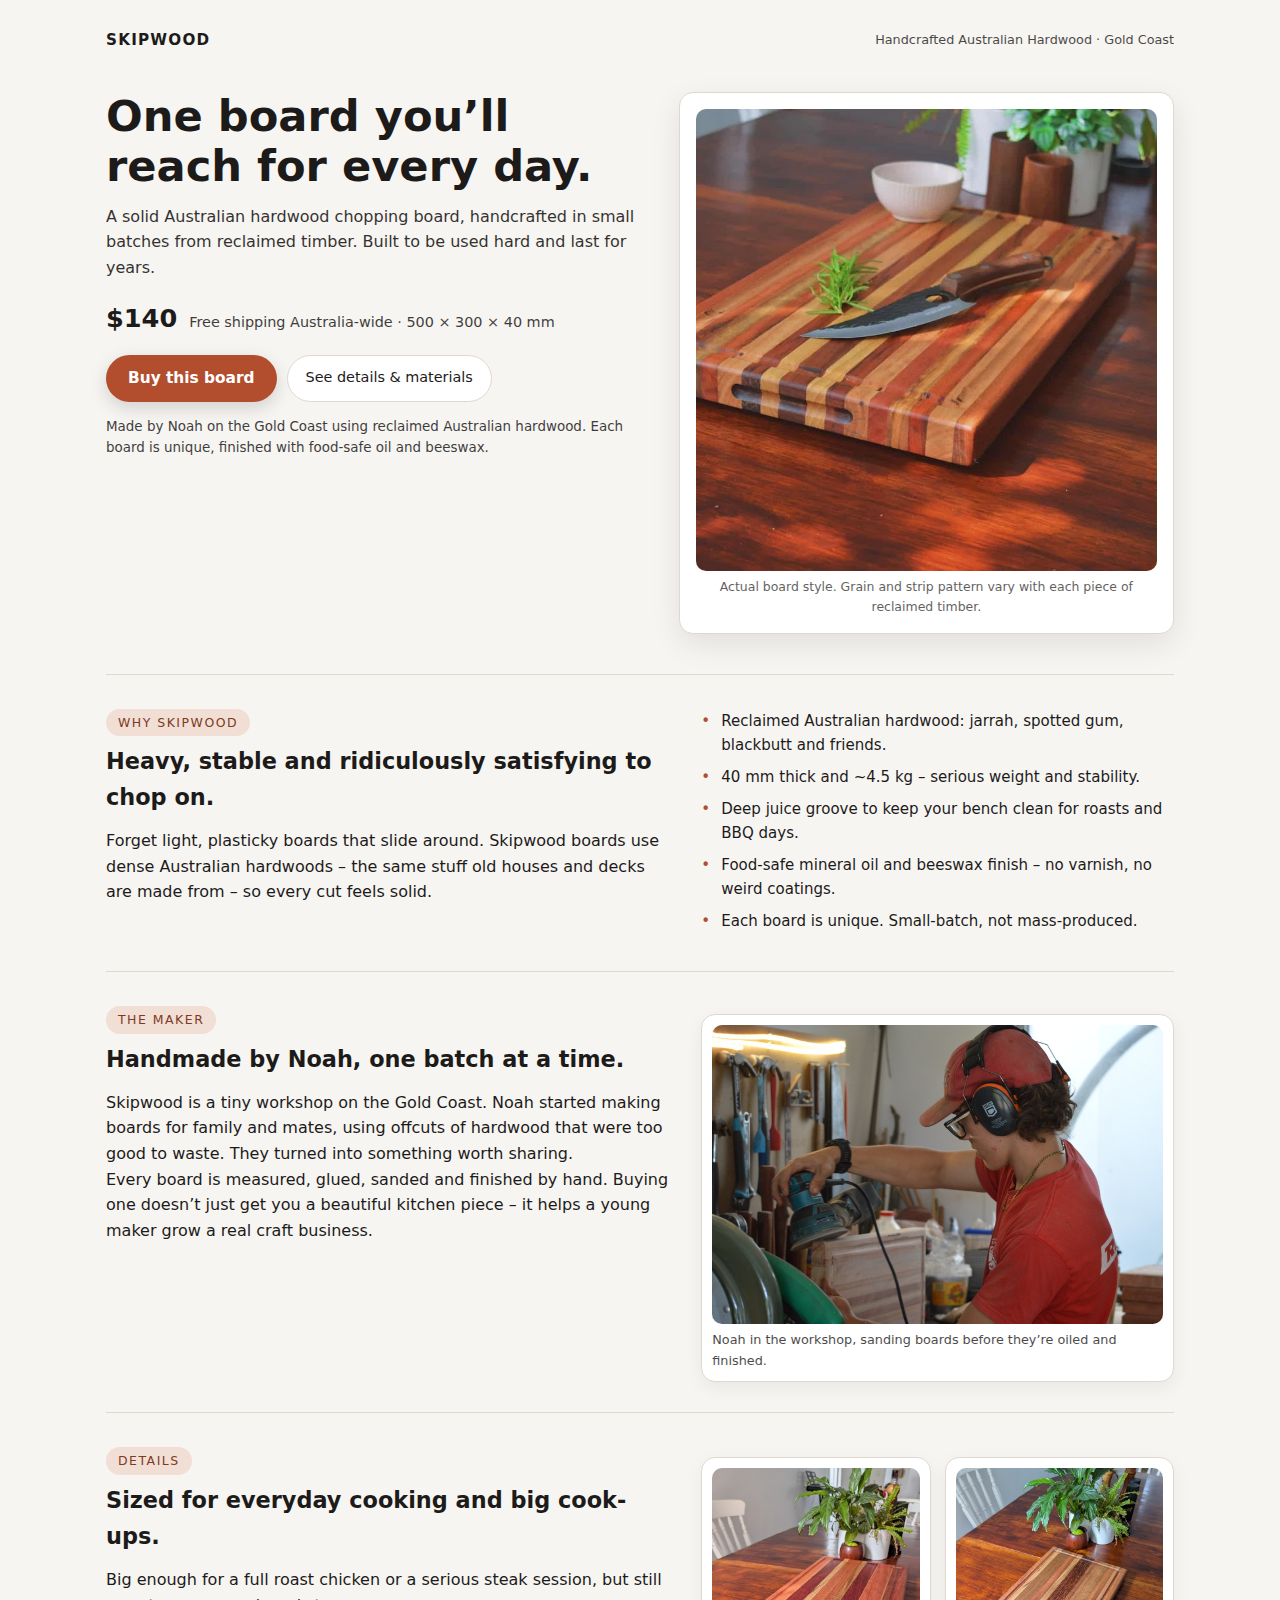
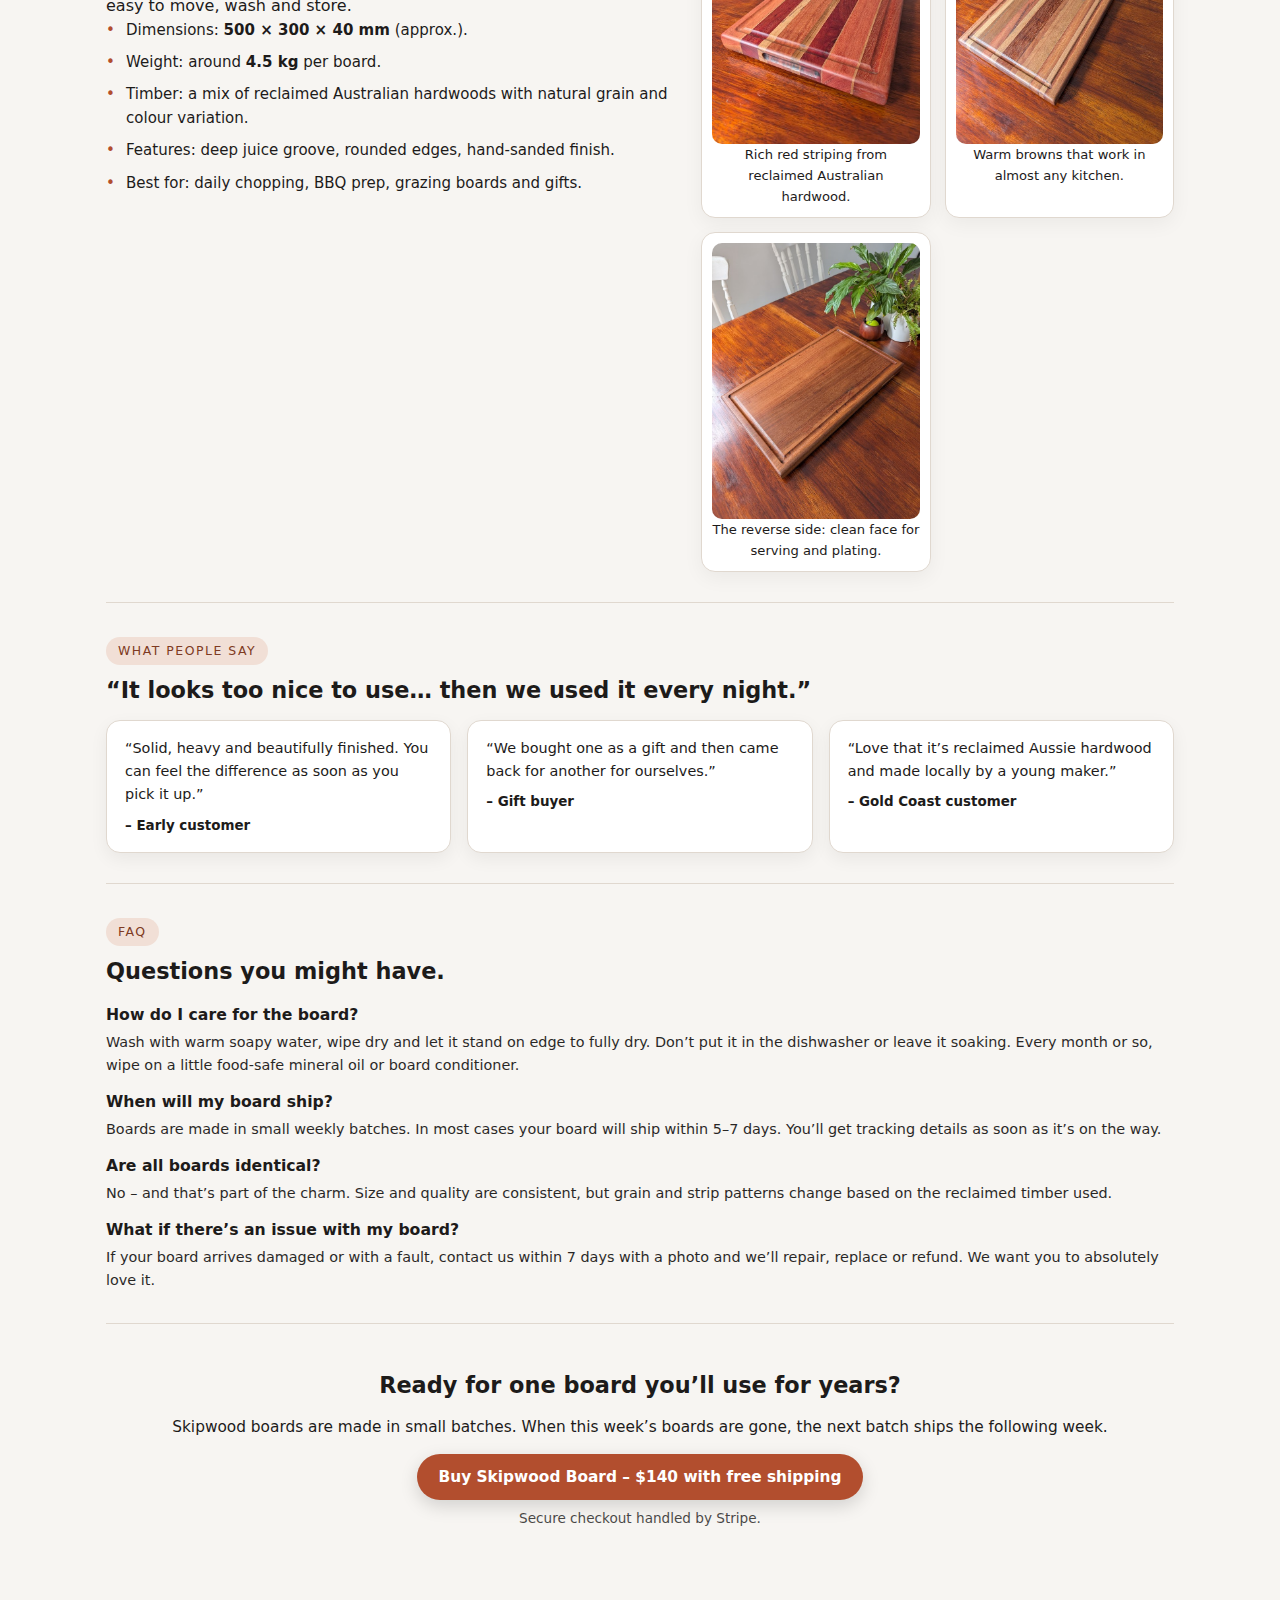
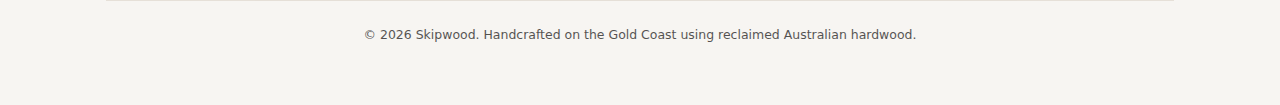
<file: skipwood-site/index.html>
<!DOCTYPE html>
<html lang="en">
<head>
  <meta charset="UTF-8" />
  <title>Skipwood – Handcrafted Australian Hardwood Chopping Board</title>
  <meta name="viewport" content="width=device-width, initial-scale=1" />
  <meta name="description" content="Premium handcrafted Australian hardwood chopping board made from reclaimed timber. Built to last, made to be used every day. Free shipping Australia-wide." />

  <style>
    :root {
      --bg: #f7f5f2;
      --text: #1d1b1a;
      --accent: #b24e2e;
      --accent-soft: #f1dfd6;
      --border: #e0d8cf;
      --max-width: 1100px;
      --radius: 14px;
    }

    * { box-sizing: border-box; margin: 0; padding: 0; }
    body {
      font-family: system-ui, -apple-system, BlinkMacSystemFont, "Segoe UI", sans-serif;
      background: var(--bg);
      color: var(--text);
      line-height: 1.6;
    }
    img { max-width: 100%; display: block; border-radius: 10px; }

    a { color: inherit; text-decoration: none; }

    .page {
      max-width: var(--max-width);
      margin: 0 auto;
      padding: 20px 16px 60px;
    }

    header {
      display: flex;
      justify-content: space-between;
      align-items: center;
      padding: 8px 0 16px;
      gap: 8px;
      flex-wrap: wrap;
    }

    .logo {
      font-weight: 700;
      letter-spacing: 0.08em;
      text-transform: uppercase;
      font-size: 0.95rem;
    }

    .tagline {
      font-size: 0.8rem;
      opacity: 0.8;
    }

    /* HERO */

    .hero {
      display: grid;
      grid-template-columns: minmax(0, 1.1fr) minmax(0, 1fr);
      gap: 28px;
      padding: 24px 0 40px;
      border-bottom: 1px solid var(--border);
    }

    .hero-copy h1 {
      font-size: clamp(2rem, 3vw + 1rem, 2.7rem);
      line-height: 1.15;
      margin-bottom: 12px;
    }

    .hero-copy p.subtitle {
      font-size: 1rem;
      opacity: 0.9;
      margin-bottom: 18px;
    }

    .price-row {
      display: flex;
      align-items: baseline;
      gap: 12px;
      margin-bottom: 16px;
      flex-wrap: wrap;
    }

    .price { font-size: 1.6rem; font-weight: 700; }
    .ship-note { font-size: 0.9rem; opacity: 0.85; }

    .hero-cta {
      display: flex;
      flex-wrap: wrap;
      gap: 10px;
      margin-bottom: 14px;
    }

    .btn-primary {
      background: var(--accent);
      color: #fff;
      padding: 11px 22px;
      border-radius: 999px;
      font-weight: 600;
      font-size: 0.96rem;
      border: none;
      cursor: pointer;
      display: inline-flex;
      align-items: center;
      justify-content: center;
      box-shadow: 0 6px 18px rgba(0,0,0,0.15);
      transition: transform 0.1s ease, box-shadow 0.1s ease, background 0.2s ease;
      text-align: center;
    }

    .btn-primary:hover {
      transform: translateY(-1px);
      box-shadow: 0 10px 26px rgba(0,0,0,0.18);
      background: #a1472a;
    }

    .btn-ghost {
      padding: 10px 18px;
      border-radius: 999px;
      border: 1px solid var(--border);
      font-size: 0.9rem;
      background: #fff;
      cursor: pointer;
    }

    .hero-meta {
      font-size: 0.84rem;
      opacity: 0.85;
    }

    .hero-image-wrap {
      background: #fff;
      border-radius: var(--radius);
      padding: 16px;
      box-shadow: 0 10px 30px rgba(0,0,0,0.09);
      border: 1px solid var(--border);
    }

    .hero-image-note {
      font-size: 0.78rem;
      opacity: 0.7;
      margin-top: 6px;
      text-align: center;
    }

    /* SECTIONS */

    section {
      padding: 34px 0 30px;
      border-bottom: 1px solid var(--border);
    }

    section:last-of-type { border-bottom: none; }

    .section-heading {
      font-size: 1.4rem;
      margin-bottom: 12px;
    }

    .two-col {
      display: grid;
      grid-template-columns: minmax(0, 1.2fr) minmax(0, 1fr);
      gap: 28px;
    }

    .pill {
      display: inline-flex;
      align-items: center;
      gap: 8px;
      font-size: 0.78rem;
      text-transform: uppercase;
      letter-spacing: 0.12em;
      padding: 4px 12px;
      border-radius: 999px;
      background: var(--accent-soft);
      color: #7e3a22;
      margin-bottom: 8px;
    }

    ul.bullets { list-style: none; padding-left: 0; }
    ul.bullets li {
      padding-left: 20px;
      position: relative;
      margin-bottom: 8px;
      font-size: 0.94rem;
    }
    ul.bullets li::before {
      content: "•";
      position: absolute;
      left: 0;
      top: 0;
      color: var(--accent);
    }

    .gallery-grid {
      display: grid;
      grid-template-columns: repeat(auto-fit, minmax(210px, 1fr));
      gap: 14px;
      margin-top: 10px;
    }

    .gallery-item {
      background: #fff;
      border-radius: var(--radius);
      padding: 10px;
      border: 1px solid var(--border);
      box-shadow: 0 6px 20px rgba(0,0,0,0.05);
      font-size: 0.82rem;
      text-align: center;
    }

    .story-photo {
      background: #fff;
      padding: 10px;
      border-radius: var(--radius);
      border: 1px solid var(--border);
      box-shadow: 0 6px 18px rgba(0,0,0,0.06);
      margin-top: 8px;
    }

    .testimonials {
      display: grid;
      grid-template-columns: repeat(auto-fit, minmax(250px, 1fr));
      gap: 16px;
      margin-top: 10px;
    }

    .testimonial-card {
      background: #fff;
      border-radius: var(--radius);
      padding: 16px 18px;
      border: 1px solid var(--border);
      font-size: 0.9rem;
      box-shadow: 0 6px 18px rgba(0,0,0,0.06);
    }

    .testimonial-name {
      font-weight: 600;
      margin-top: 8px;
      font-size: 0.84rem;
    }

    .faq {
      display: grid;
      gap: 12px;
      margin-top: 10px;
    }

    .faq-item h3 { font-size: 0.98rem; margin-bottom: 4px; }
    .faq-item p { font-size: 0.9rem; opacity: 0.95; }

    .final-cta {
      text-align: center;
      padding-top: 10px;
    }

    .final-cta p { margin-bottom: 14px; font-size: 0.96rem; }

    footer {
      font-size: 0.78rem;
      opacity: 0.75;
      padding-top: 24px;
      border-top: 1px solid var(--border);
      margin-top: 26px;
      text-align: center;
    }

    /* MOBILE */

    @media (max-width: 800px) {
      .hero,
      .two-col {
        grid-template-columns: 1fr;
      }
      .hero { padding-top: 12px; }
      header { flex-direction: column; align-items: flex-start; }
    }
  </style>
</head>

<body>
  <div class="page">
    <header>
      <div class="logo">SKIPWOOD</div>
      <div class="tagline">Handcrafted Australian Hardwood · Gold Coast</div>
    </header>

    <!-- HERO -->
    <section class="hero" id="top">
      <div class="hero-copy">
        <h1>One board you’ll reach for every day.</h1>
        <p class="subtitle">
          A solid Australian hardwood chopping board, handcrafted in small batches from reclaimed timber. Built to be used hard and last for years.
        </p>

        <div class="price-row">
          <span class="price">$140</span>
          <span class="ship-note">Free shipping Australia-wide · 500 × 300 × 40&nbsp;mm</span>
        </div>

        <div class="hero-cta">
          <a href="YOUR_STRIPE_PAYMENT_LINK_HERE" class="btn-primary">Buy this board</a>
          <a href="#details" class="btn-ghost">See details &amp; materials</a>
        </div>

        <div class="hero-meta">
          Made by Noah on the Gold Coast using reclaimed Australian hardwood. Each board is unique, finished with food-safe oil and beeswax.
        </div>
      </div>

      <div class="hero-image-wrap">
        <img src="images/hero_board_lifestyle.jpg" alt="Skipwood handcrafted Australian hardwood chopping board with knife and herbs" />
        <p class="hero-image-note">Actual board style. Grain and strip pattern vary with each piece of reclaimed timber.</p>
      </div>
    </section>

    <!-- BENEFITS -->
    <section id="benefits">
      <div class="two-col">
        <div>
          <div class="pill">Why Skipwood</div>
          <h2 class="section-heading">Heavy, stable and ridiculously satisfying to chop on.</h2>
          <p>
            Forget light, plasticky boards that slide around. Skipwood boards use dense Australian hardwoods – the same stuff old houses and decks are made from – so every cut feels solid.
          </p>
        </div>
        <div>
          <ul class="bullets">
            <li>Reclaimed Australian hardwood: jarrah, spotted gum, blackbutt and friends.</li>
            <li>40 mm thick and ~4.5 kg – serious weight and stability.</li>
            <li>Deep juice groove to keep your bench clean for roasts and BBQ days.</li>
            <li>Food-safe mineral oil and beeswax finish – no varnish, no weird coatings.</li>
            <li>Each board is unique. Small-batch, not mass-produced.</li>
          </ul>
        </div>
      </div>
    </section>

    <!-- STORY -->
    <section id="story">
      <div class="two-col">
        <div>
          <div class="pill">The maker</div>
          <h2 class="section-heading">Handmade by Noah, one batch at a time.</h2>
          <p>
            Skipwood is a tiny workshop on the Gold Coast. Noah started making boards for family and mates, using offcuts of hardwood that were too good to waste. They turned into something worth sharing.
          </p>
          <p>
            Every board is measured, glued, sanded and finished by hand. Buying one doesn’t just get you a beautiful kitchen piece – it helps a young maker grow a real craft business.
          </p>
        </div>
        <div>
          <div class="story-photo">
            <img src="images/noah_sanding_workshop.jpg" alt="Noah sanding a chopping board in the workshop" />
            <p style="font-size:0.8rem; margin-top:6px; opacity:0.8;">
              Noah in the workshop, sanding boards before they’re oiled and finished.
            </p>
          </div>
        </div>
      </div>
    </section>

    <!-- DETAILS & GALLERY -->
    <section id="details">
      <div class="two-col">
        <div>
          <div class="pill">Details</div>
          <h2 class="section-heading">Sized for everyday cooking and big cook-ups.</h2>
          <p>
            Big enough for a full roast chicken or a serious steak session, but still easy to move, wash and store.
          </p>
          <ul class="bullets">
            <li>Dimensions: <strong>500 × 300 × 40 mm</strong> (approx.).</li>
            <li>Weight: around <strong>4.5 kg</strong> per board.</li>
            <li>Timber: a mix of reclaimed Australian hardwoods with natural grain and colour variation.</li>
            <li>Features: deep juice groove, rounded edges, hand-sanded finish.</li>
            <li>Best for: daily chopping, BBQ prep, grazing boards and gifts.</li>
          </ul>
        </div>
        <div>
          <div class="gallery-grid">
            <div class="gallery-item">
              <img src="images/board_angle_red_stripes.jpg" alt="Angled view of Skipwood board with red hardwood stripes" />
              <p>Rich red striping from reclaimed Australian hardwood.</p>
            </div>
            <div class="gallery-item">
              <img src="images/board_angle_brown_stripes.jpg" alt="Angled view of Skipwood board with warm brown tones" />
              <p>Warm browns that work in almost any kitchen.</p>
            </div>
            <div class="gallery-item">
              <img src="images/board_plain_face.jpg" alt="Plain face of hardwood chopping board" />
              <p>The reverse side: clean face for serving and plating.</p>
            </div>
          </div>
        </div>
      </div>
    </section>

    <!-- TESTIMONIALS -->
    <section id="reviews">
      <div class="pill">What people say</div>
      <h2 class="section-heading">“It looks too nice to use… then we used it every night.”</h2>
      <div class="testimonials">
        <div class="testimonial-card">
          “Solid, heavy and beautifully finished. You can feel the difference as soon as you pick it up.”
          <div class="testimonial-name">– Early customer</div>
        </div>
        <div class="testimonial-card">
          “We bought one as a gift and then came back for another for ourselves.”
          <div class="testimonial-name">– Gift buyer</div>
        </div>
        <div class="testimonial-card">
          “Love that it’s reclaimed Aussie hardwood and made locally by a young maker.”
          <div class="testimonial-name">– Gold Coast customer</div>
        </div>
      </div>
    </section>

    <!-- FAQ -->
    <section id="faq">
      <div class="pill">FAQ</div>
      <h2 class="section-heading">Questions you might have.</h2>
      <div class="faq">
        <div class="faq-item">
          <h3>How do I care for the board?</h3>
          <p>
            Wash with warm soapy water, wipe dry and let it stand on edge to fully dry. Don’t put it in the dishwasher or leave it soaking. Every month or so, wipe on a little food-safe mineral oil or board conditioner.
          </p>
        </div>
        <div class="faq-item">
          <h3>When will my board ship?</h3>
          <p>
            Boards are made in small weekly batches. In most cases your board will ship within 5–7 days. You’ll get tracking details as soon as it’s on the way.
          </p>
        </div>
        <div class="faq-item">
          <h3>Are all boards identical?</h3>
          <p>
            No – and that’s part of the charm. Size and quality are consistent, but grain and strip patterns change based on the reclaimed timber used.
          </p>
        </div>
        <div class="faq-item">
          <h3>What if there’s an issue with my board?</h3>
          <p>
            If your board arrives damaged or with a fault, contact us within 7 days with a photo and we’ll repair, replace or refund. We want you to absolutely love it.
          </p>
        </div>
      </div>
    </section>

    <!-- FINAL CTA -->
    <section id="buy">
      <div class="final-cta">
        <h2 class="section-heading">Ready for one board you’ll use for years?</h2>
        <p>
          Skipwood boards are made in small batches. When this week’s boards are gone, the next batch ships the following week.
        </p>
        <a href="YOUR_STRIPE_PAYMENT_LINK_HERE" class="btn-primary">Buy Skipwood Board – $140 with free shipping</a>
        <p style="margin-top:8px;font-size:0.85rem;opacity:0.8;">
          Secure checkout handled by Stripe.
        </p>
      </div>
    </section>

    <footer>
      © <span id="year"></span> Skipwood. Handcrafted on the Gold Coast using reclaimed Australian hardwood.
    </footer>
  </div>

  <script>
    document.getElementById("year").textContent = new Date().getFullYear();
  </script>
</body>
</html>
</file>
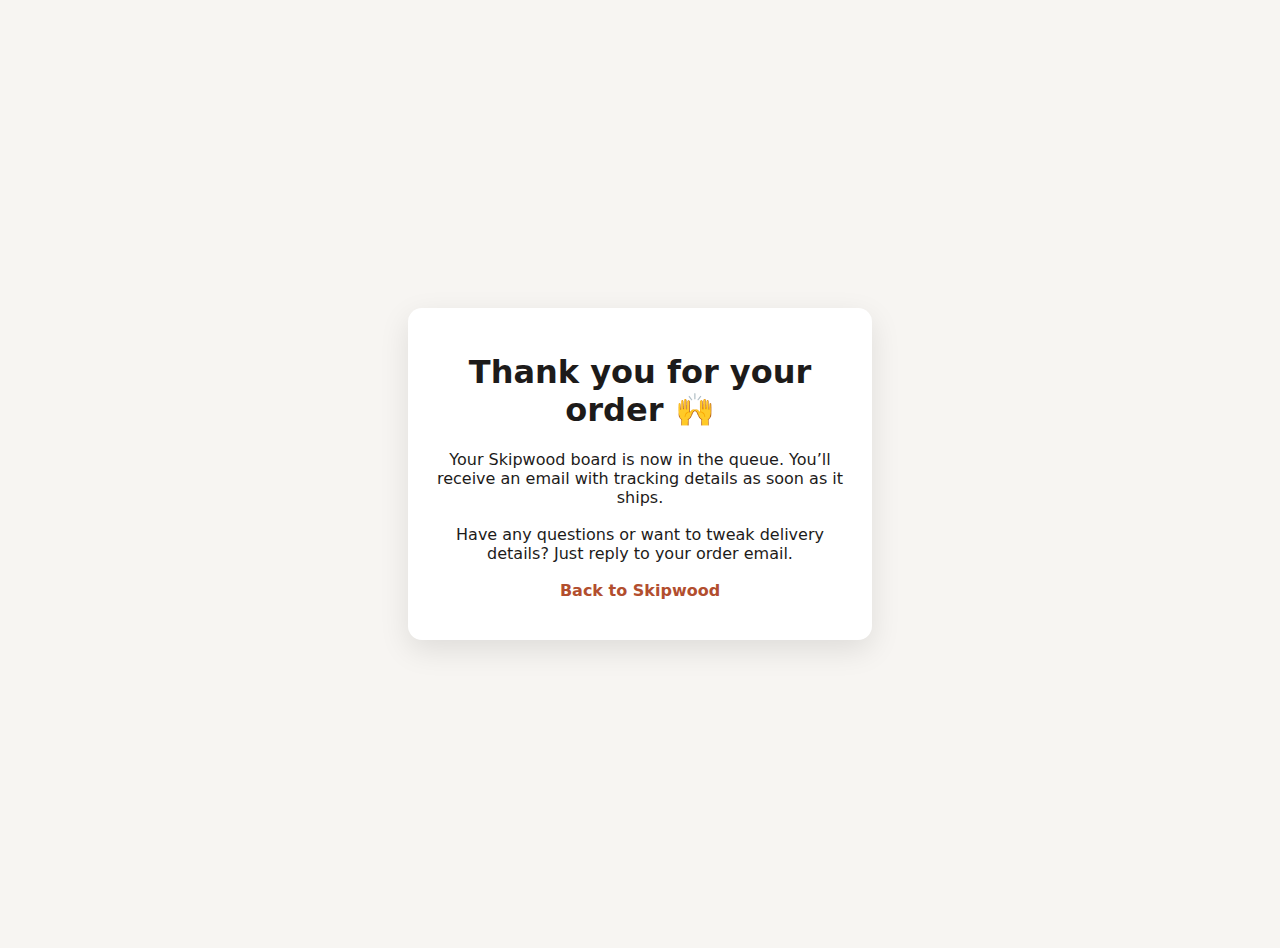
<file: success.html>
<!DOCTYPE html>
<html lang="en">
<head>
  <meta charset="UTF-8" />
  <title>Thank you – Skipwood</title>
  <meta name="viewport" content="width=device-width, initial-scale=1" />
  <style>
    body {
      font-family: system-ui, -apple-system, BlinkMacSystemFont, "Segoe UI", sans-serif;
      background:#f7f5f2;
      color:#1d1b1a;
      display:flex;
      align-items:center;
      justify-content:center;
      min-height:100vh;
      padding:16px;
    }
    .card {
      max-width:420px;
      background:#fff;
      padding:24px 22px;
      border-radius:14px;
      box-shadow:0 10px 30px rgba(0,0,0,0.1);
      text-align:center;
    }
    a { color:#b24e2e; text-decoration:none; font-weight:600; }
  </style>
</head>
<body>
  <div class="card">
    <h1>Thank you for your order 🙌</h1>
    <p style="margin-top:10px;">
      Your Skipwood board is now in the queue. You’ll receive an email with tracking details as soon as it ships.
    </p>
    <p style="margin-top:18px;">
      Have any questions or want to tweak delivery details? Just reply to your order email.
    </p>
    <p style="margin-top:18px;">
      <a href="/">Back to Skipwood</a>
    </p>
  </div>
</body>
</html>
</file>
